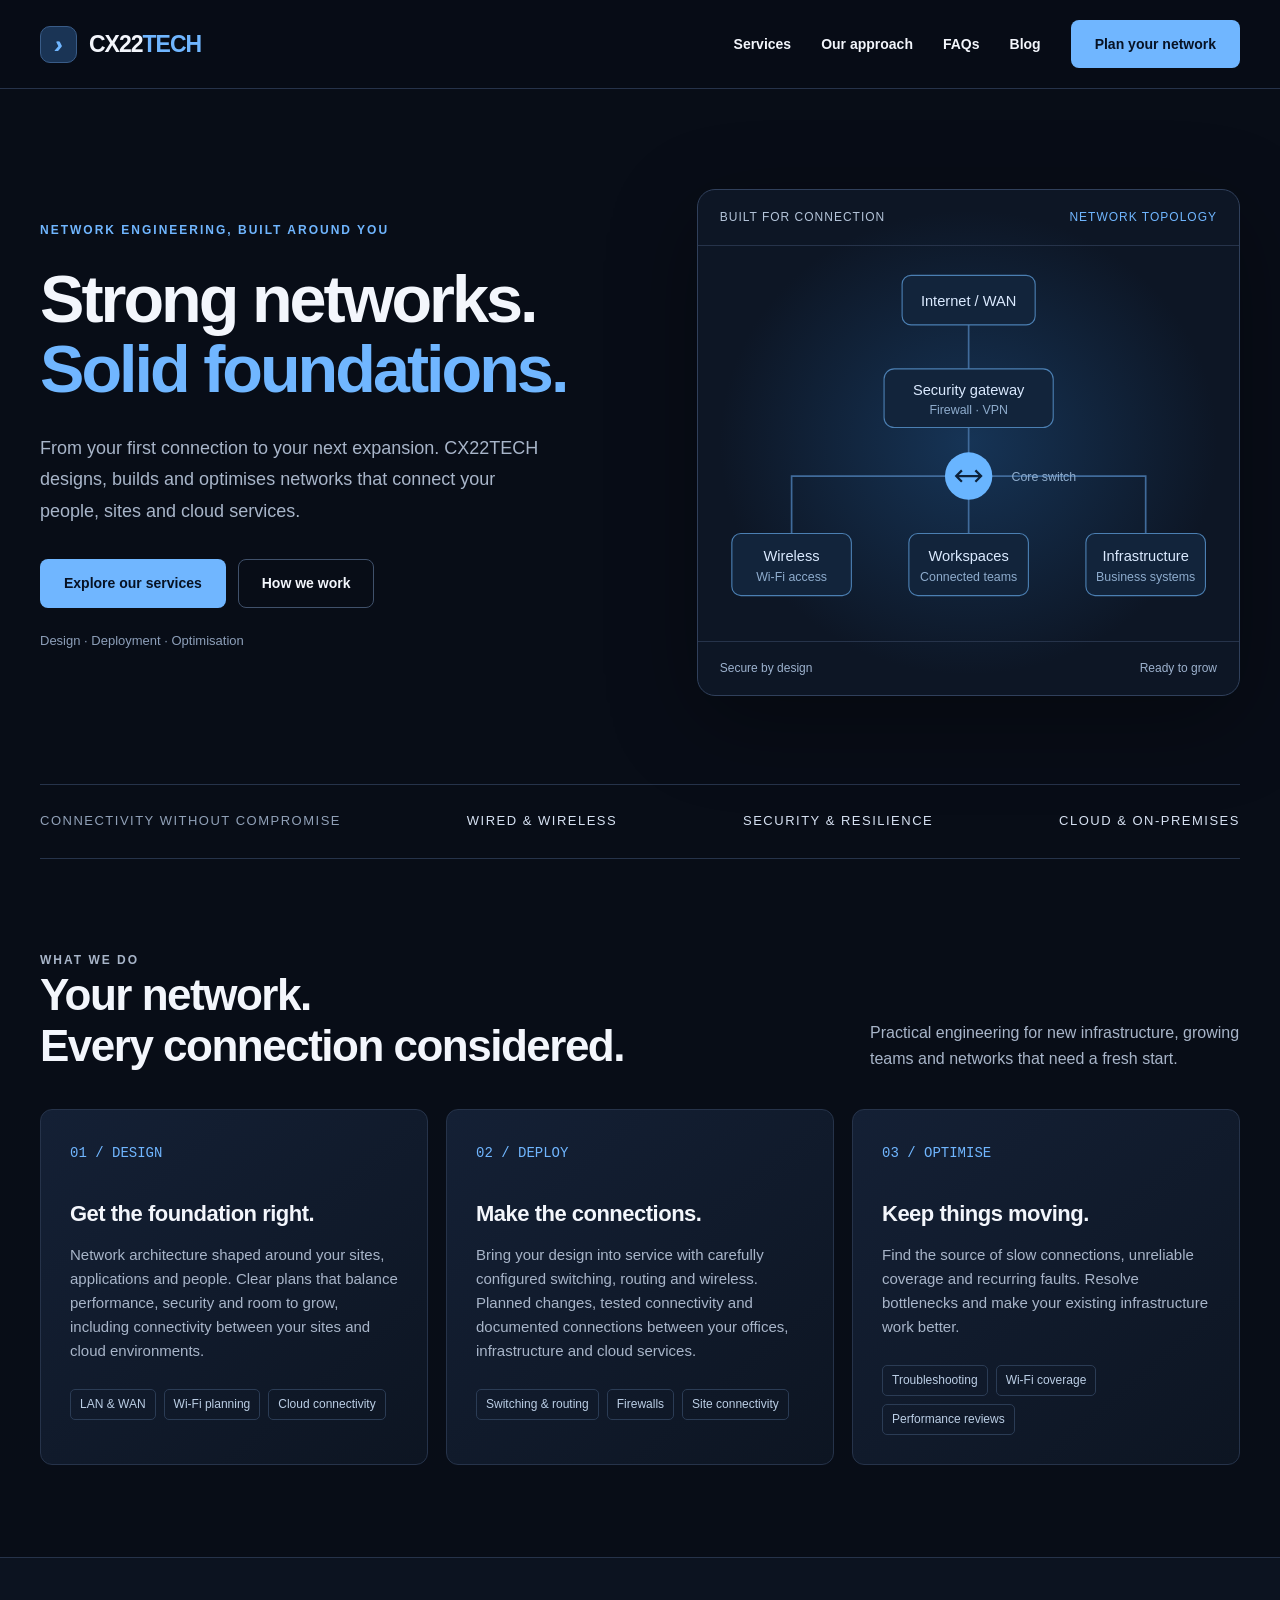
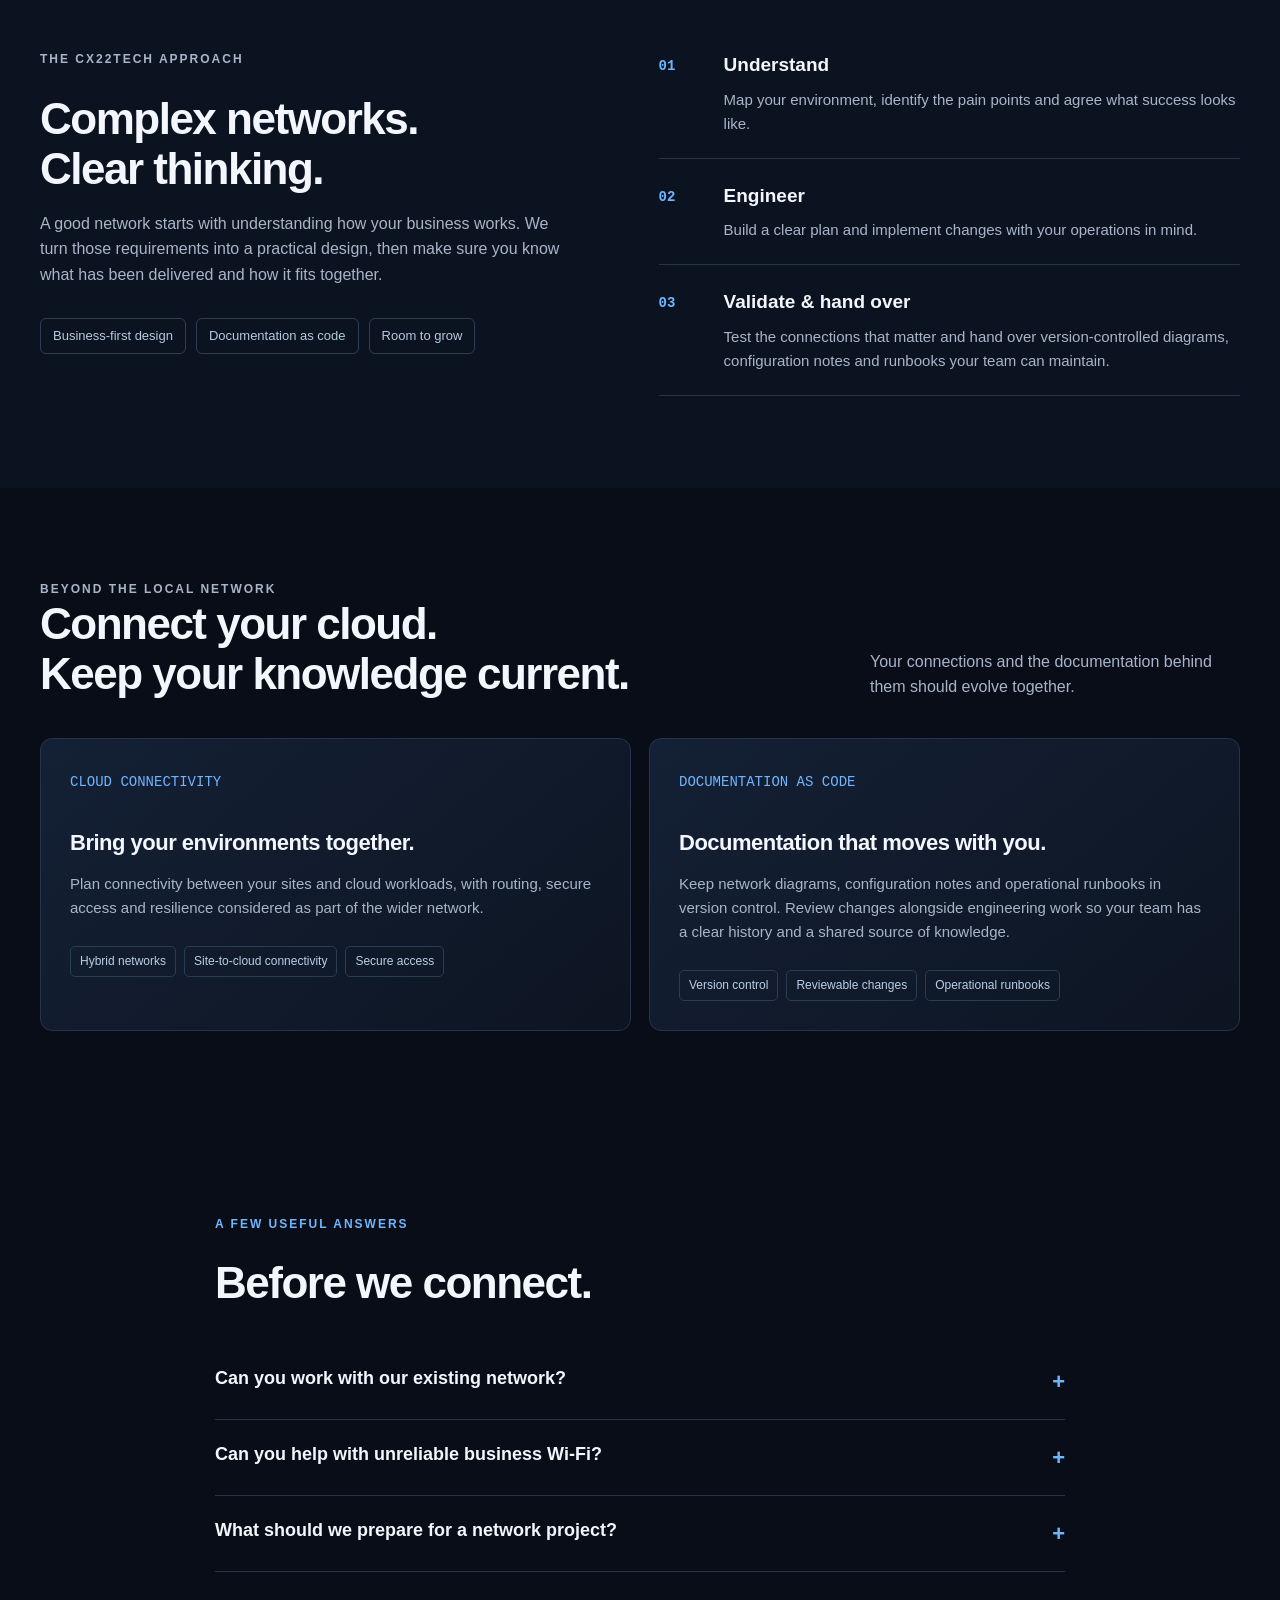
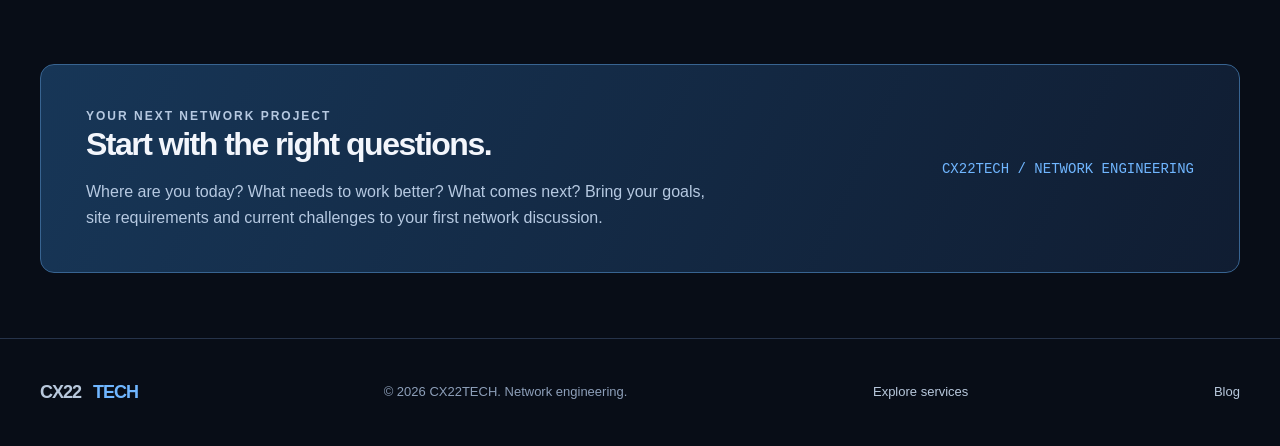
<file: index.html>
<!doctype html>
<html lang="en-GB">
<head>
<meta charset="utf-8"><meta name="viewport" content="width=device-width, initial-scale=1">
<title>CX22TECH — Network engineering</title><meta name="description" content="Network design, deployment and optimisation. CX22TECH helps businesses build secure, dependable connectivity.">
<link rel="icon" type="image/svg+xml" href="data:image/svg+xml,%3Csvg xmlns='http://www.w3.org/2000/svg' viewBox='0 0 32 32'%3E%3Crect width='32' height='32' rx='8' fill='%230b1220'/%3E%3Cpath d='M9 10l6 6-6 6m8-12l6 6-6 6' fill='none' stroke='%235eaeff' stroke-width='3'/%3E%3C/svg%3E">
<link rel="stylesheet" href="assets/site.css">
</head>
<body>
<header><div class="wrap nav"><a class="brand" href="#" aria-label="CX22TECH home"><i class="mark" aria-hidden="true">››</i><div>CX22<span>TECH</span></div></a><button class="menu" aria-expanded="false" aria-controls="navigation">Menu</button><nav id="navigation" aria-label="Main navigation"><a href="#services">Services</a><a href="#approach">Our approach</a><a href="#questions">FAQs</a><a href="blog/">Blog</a><a class="button" href="#project">Plan your network</a></nav></div></header>
<main>
<div class="wrap hero"><div><p class="eyebrow">Network engineering, built around you</p><h1>Strong networks.<br><span>Solid foundations.</span></h1><p class="lead">From your first connection to your next expansion. CX22TECH designs, builds and optimises networks that connect your people, sites and cloud services.</p><div class="actions"><a class="button" href="#services">Explore our services</a><a class="button secondary" href="#approach">How we work</a></div><p class="small-note">Design · Deployment · Optimisation</p></div>
<div class="network" role="img" aria-label="Illustrative network topology showing an internet connection through a firewall and core switch to wireless, users and servers"><div class="panel-head"><span>Built for connection</span><span>Network topology</span></div><svg viewBox="0 0 480 350" aria-hidden="true"><path class="diagram-line" d="M240 68V109M240 161V204M240 204H83V255M240 204V255M240 204H397V255"/><rect class="node" x="181" y="26" width="118" height="44" rx="8"/><text x="240" y="53" text-anchor="middle">Internet / WAN</text><rect class="node" x="165" y="109" width="150" height="52" rx="9"/><text x="240" y="132" text-anchor="middle">Security gateway</text><text class="sub" x="240" y="149" text-anchor="middle">Firewall · VPN</text><circle cx="240" cy="204" r="21" fill="#69b5ff"/><path d="M229 204h22m-5-5l5 5-5 5m-12-10l-5 5 5 5" stroke="#0d223b" stroke-width="2" fill="none"/><text class="sub" x="278" y="208">Core switch</text><rect class="node" x="30" y="255" width="106" height="55" rx="8"/><rect class="node" x="187" y="255" width="106" height="55" rx="8"/><rect class="node" x="344" y="255" width="106" height="55" rx="8"/><text x="83" y="279" text-anchor="middle">Wireless</text><text class="sub" x="83" y="297" text-anchor="middle">Wi-Fi access</text><text x="240" y="279" text-anchor="middle">Workspaces</text><text class="sub" x="240" y="297" text-anchor="middle">Connected teams</text><text x="397" y="279" text-anchor="middle">Infrastructure</text><text class="sub" x="397" y="297" text-anchor="middle">Business systems</text></svg><div class="panel-foot"><span>Secure by design</span><span>Ready to grow</span></div></div></div>
<div class="wrap strip"><span>Connectivity without compromise</span><strong>Wired & wireless</strong><strong>Security & resilience</strong><strong>Cloud & on-premises</strong></div>
<section id="services" class="wrap"><div class="section-top"><div><p class="eyebrow">What we do</p><h2>Your network.<br>Every connection considered.</h2></div><p>Practical engineering for new infrastructure, growing teams and networks that need a fresh start.</p></div><div class="cards"><article class="card"><span class="number">01 / DESIGN</span><h3>Get the foundation right.</h3><p>Network architecture shaped around your sites, applications and people. Clear plans that balance performance, security and room to grow, including connectivity between your sites and cloud environments.</p><div class="tags"><span>LAN & WAN</span><span>Wi-Fi planning</span><span>Cloud connectivity</span></div></article><article class="card"><span class="number">02 / DEPLOY</span><h3>Make the connections.</h3><p>Bring your design into service with carefully configured switching, routing and wireless. Planned changes, tested connectivity and documented connections between your offices, infrastructure and cloud services.</p><div class="tags"><span>Switching & routing</span><span>Firewalls</span><span>Site connectivity</span></div></article><article class="card"><span class="number">03 / OPTIMISE</span><h3>Keep things moving.</h3><p>Find the source of slow connections, unreliable coverage and recurring faults. Resolve bottlenecks and make your existing infrastructure work better.</p><div class="tags"><span>Troubleshooting</span><span>Wi-Fi coverage</span><span>Performance reviews</span></div></article></div></section>
<section id="approach" class="approach"><div class="wrap approach-grid"><div><p class="eyebrow">The CX22TECH approach</p><h2>Complex networks.<br>Clear thinking.</h2><p>A good network starts with understanding how your business works. We turn those requirements into a practical design, then make sure you know what has been delivered and how it fits together.</p><div class="principles"><span>Business-first design</span><span>Documentation as code</span><span>Room to grow</span></div></div><div class="steps"><div class="step"><b>01</b><div><h3>Understand</h3><p>Map your environment, identify the pain points and agree what success looks like.</p></div></div><div class="step"><b>02</b><div><h3>Engineer</h3><p>Build a clear plan and implement changes with your operations in mind.</p></div></div><div class="step"><b>03</b><div><h3>Validate & hand over</h3><p>Test the connections that matter and hand over version-controlled diagrams, configuration notes and runbooks your team can maintain.</p></div></div></div></div></section>
<section class="wrap" id="connected-infrastructure"><div class="section-top"><div><p class="eyebrow">Beyond the local network</p><h2>Connect your cloud.<br>Keep your knowledge current.</h2></div><p>Your connections and the documentation behind them should evolve together.</p></div><div class="capability-grid"><article class="card"><span class="number">CLOUD CONNECTIVITY</span><h3>Bring your environments together.</h3><p>Plan connectivity between your sites and cloud workloads, with routing, secure access and resilience considered as part of the wider network.</p><div class="tags"><span>Hybrid networks</span><span>Site-to-cloud connectivity</span><span>Secure access</span></div></article><article class="card"><span class="number">DOCUMENTATION AS CODE</span><h3>Documentation that moves with you.</h3><p>Keep network diagrams, configuration notes and operational runbooks in version control. Review changes alongside engineering work so your team has a clear history and a shared source of knowledge.</p><div class="tags"><span>Version control</span><span>Reviewable changes</span><span>Operational runbooks</span></div></article></div></section>
<section id="questions" class="wrap faq"><p class="eyebrow">A few useful answers</p><h2>Before we connect.</h2><details><summary>Can you work with our existing network?</summary><p>Yes. A review of your current setup helps identify what is working, what needs attention and where a targeted change could help. A complete replacement is not always necessary.</p></details><details><summary>Can you help with unreliable business Wi-Fi?</summary><p>Wireless coverage depends on the building, access point placement, interference and the devices using it. A structured assessment can identify the cause and guide improvements.</p></details><details><summary>What should we prepare for a network project?</summary><p>Start with your sites, approximate user and device numbers, essential applications, current issues and any planned changes. Existing network diagrams and equipment lists are useful if you have them.</p></details></section>
<div id="project" class="wrap contact"><div><p class="eyebrow">Your next network project</p><h2>Start with the right questions.</h2><p>Where are you today? What needs to work better? What comes next? Bring your goals, site requirements and current challenges to your first network discussion.</p></div><span class="contact-label">CX22TECH / NETWORK ENGINEERING</span></div>
</main><footer><div class="wrap footer-inner"><a class="brand" href="#">CX22<span>TECH</span></a><p>© <span id="year">2026</span> CX22TECH. Network engineering.</p><a href="#services">Explore services</a><a href="blog/">Blog</a></div></footer>
<script src="assets/site.js" defer></script>
</body></html>
</file>
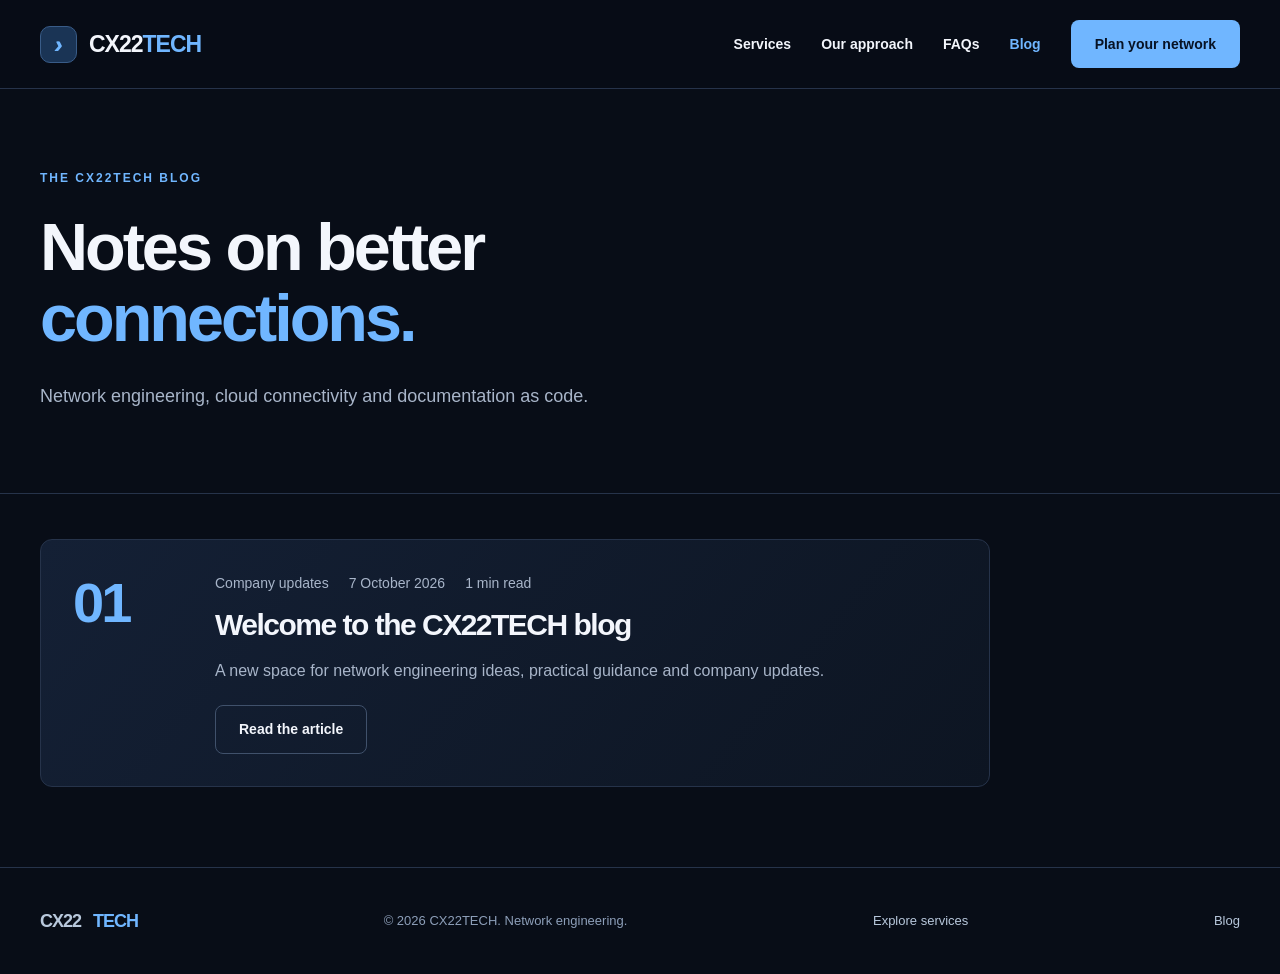
<file: blog/index.html>
<!doctype html>
<html lang="en-GB">
<head>
<meta charset="utf-8"><meta name="viewport" content="width=device-width, initial-scale=1">
<title>Blog — CX22TECH</title><meta name="description" content="Network engineering ideas and company updates from CX22TECH.">
<link rel="icon" type="image/svg+xml" href="data:image/svg+xml,%3Csvg xmlns='http://www.w3.org/2000/svg' viewBox='0 0 32 32'%3E%3Crect width='32' height='32' rx='8' fill='%230b1220'/%3E%3Cpath d='M9 10l6 6-6 6m8-12l6 6-6 6' fill='none' stroke='%235eaeff' stroke-width='3'/%3E%3C/svg%3E">
<link rel="stylesheet" href="../assets/site.css">
</head>
<body><header><div class="wrap nav"><a class="brand" href="../" aria-label="CX22TECH home"><i class="mark" aria-hidden="true">››</i><div>CX22<span>TECH</span></div></a><button class="menu" aria-expanded="false" aria-controls="navigation">Menu</button><nav id="navigation" aria-label="Main navigation"><a href="../#services">Services</a><a href="../#approach">Our approach</a><a href="../#questions">FAQs</a><a href="../blog/" aria-current="page">Blog</a><a class="button" href="../#project">Plan your network</a></nav></div></header><main><div class="blog-hero"><div class="wrap"><p class="eyebrow">The CX22TECH blog</p><h1>Notes on better<br><span>connections.</span></h1><p class="lead">Network engineering, cloud connectivity and documentation as code.</p></div></div><section class="wrap blog-list" aria-label="Latest articles"><article class="post-card"><div class="post-number" aria-hidden="true">01</div><div><div class="post-meta"><span>Company updates</span><time datetime="2026-10-07">7 October 2026</time><span>1 min read</span></div><h2><a href="welcome-to-cx22tech/">Welcome to the CX22TECH blog</a></h2><p>A new space for network engineering ideas, practical guidance and company updates.</p><a class="button secondary" href="welcome-to-cx22tech/">Read the article</a></div></article></section></main><footer><div class="wrap footer-inner"><a class="brand" href="../">CX22<span>TECH</span></a><p>© <span id="year">2026</span> CX22TECH. Network engineering.</p><a href="../#services">Explore services</a><a href="../blog/">Blog</a></div></footer><script src="../assets/site.js" defer></script></body></html>
</file>
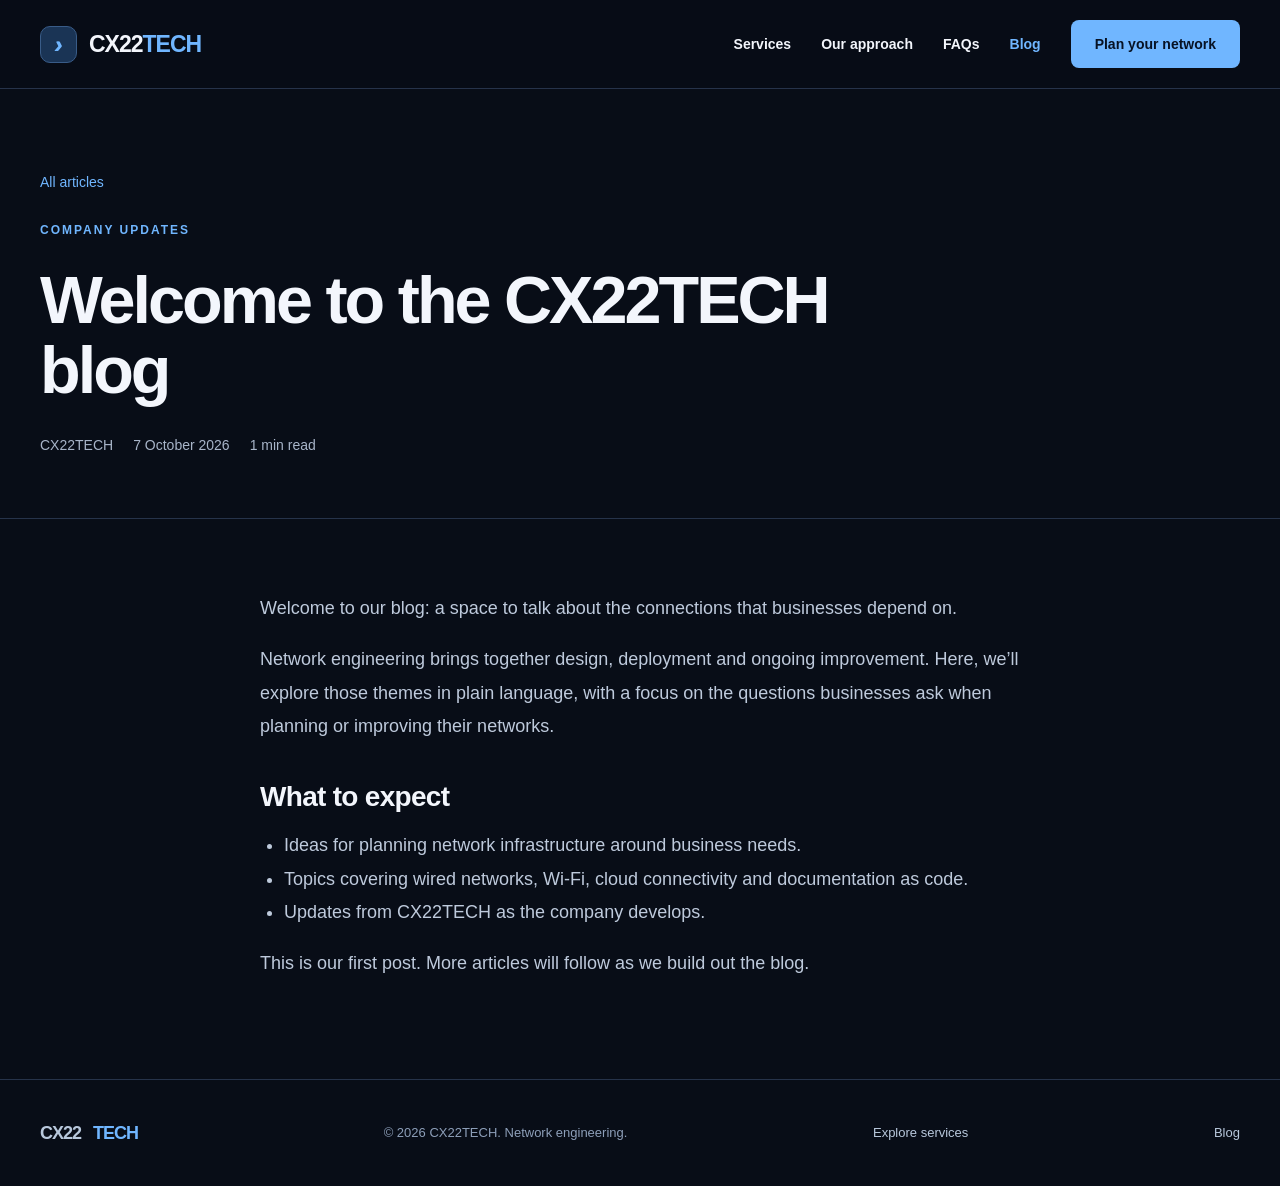
<file: blog/welcome-to-cx22tech/index.html>
<!doctype html>
<html lang="en-GB">
<head>
<meta charset="utf-8"><meta name="viewport" content="width=device-width, initial-scale=1">
<title>Welcome to the CX22TECH blog — CX22TECH</title><meta name="description" content="A new space for network engineering ideas, practical guidance and company updates.">
<link rel="icon" type="image/svg+xml" href="data:image/svg+xml,%3Csvg xmlns='http://www.w3.org/2000/svg' viewBox='0 0 32 32'%3E%3Crect width='32' height='32' rx='8' fill='%230b1220'/%3E%3Cpath d='M9 10l6 6-6 6m8-12l6 6-6 6' fill='none' stroke='%235eaeff' stroke-width='3'/%3E%3C/svg%3E">
<link rel="stylesheet" href="../../assets/site.css">
</head>
<body><header><div class="wrap nav"><a class="brand" href="../../" aria-label="CX22TECH home"><i class="mark" aria-hidden="true">››</i><div>CX22<span>TECH</span></div></a><button class="menu" aria-expanded="false" aria-controls="navigation">Menu</button><nav id="navigation" aria-label="Main navigation"><a href="../../#services">Services</a><a href="../../#approach">Our approach</a><a href="../../#questions">FAQs</a><a href="../../blog/" aria-current="page">Blog</a><a class="button" href="../../#project">Plan your network</a></nav></div></header><main><div class="blog-hero"><div class="wrap"><a class="back-link" href="../">All articles</a><p class="eyebrow">Company updates</p><h1>Welcome to the CX22TECH blog</h1><div class="post-meta"><span>CX22TECH</span><time datetime="2026-10-07">7 October 2026</time><span>1 min read</span></div></div></div><article class="reading article-body" aria-label="Welcome to the CX22TECH blog"><p>Welcome to our blog: a space to talk about the connections that businesses depend on.</p>
<p>Network engineering brings together design, deployment and ongoing improvement. Here, we’ll explore those themes in plain language, with a focus on the questions businesses ask when planning or improving their networks.</p>
<h2>What to expect</h2>
<ul>
<li>Ideas for planning network infrastructure around business needs.</li>
<li>Topics covering wired networks, Wi-Fi, cloud connectivity and documentation as code.</li>
<li>Updates from CX22TECH as the company develops.</li>
</ul>
<p>This is our first post. More articles will follow as we build out the blog.</p></article></main><footer><div class="wrap footer-inner"><a class="brand" href="../../">CX22<span>TECH</span></a><p>© <span id="year">2026</span> CX22TECH. Network engineering.</p><a href="../../#services">Explore services</a><a href="../../blog/">Blog</a></div></footer><script src="../../assets/site.js" defer></script></body></html>
</file>
<file: assets/site.css>
:root{color-scheme:dark;--bg:#080d17;--panel:#111b2c;--line:#26334a;--text:#f3f6fc;--muted:#a8b5c9;--blue:#70b6ff}*{box-sizing:border-box}html{scroll-behavior:smooth;scroll-padding-top:95px}body{margin:0;background:var(--bg);color:var(--text);font-family:Inter,Arial,sans-serif;font-size:16px;line-height:1.6}a{color:inherit;text-decoration:none}button{font:inherit}a:focus-visible,button:focus-visible,summary:focus-visible{outline:3px solid var(--blue);outline-offset:6px}.wrap{width:min(1200px,calc(100% - 64px));margin:auto}header{border-bottom:1px solid var(--line);background:#080d17eF;position:sticky;top:0;z-index:10;backdrop-filter:blur(15px)}.nav{height:88px;display:flex;align-items:center;justify-content:space-between;gap:24px}.brand{font-size:23px;letter-spacing:-1px;font-weight:850;display:flex;align-items:center;gap:12px}.brand span{color:var(--blue)}.mark{display:grid;place-items:center;width:37px;height:37px;background:#1a3455;border:1px solid #395c88;border-radius:10px;font-size:23px;letter-spacing:-7px;padding-right:7px;color:var(--blue)}nav{display:flex;gap:30px;align-items:center;font-size:14px;font-weight:600}nav a:hover,footer a:hover{color:var(--blue)}.button{display:inline-flex;align-items:center;justify-content:center;min-height:48px;padding:12px 23px;border-radius:8px;background:var(--blue);color:#071224;font-weight:700;font-size:14px;border:1px solid transparent;transition:background .2s,transform .2s}.button:hover{background:#98cdff;transform:translateY(-2px)}.button.secondary{background:transparent;color:var(--text);border-color:#40516b}.menu{display:none;background:none;color:white;border:1px solid var(--line);border-radius:8px;padding:8px 12px}.hero{display:grid;grid-template-columns:1.08fr 1fr;gap:70px;align-items:center;padding:100px 0 88px}.eyebrow{color:var(--blue);font-size:12px;letter-spacing:2px;text-transform:uppercase;font-weight:700;margin:0 0 24px}h1{font-size:clamp(42px,5.2vw,70px);line-height:1.06;letter-spacing:-3px;margin:0 0 28px;font-weight:750}h1 span{color:var(--blue)}.lead{color:var(--muted);max-width:510px;font-size:18px;line-height:1.75;margin:0 0 32px}.actions{display:flex;gap:12px;flex-wrap:wrap}.small-note{font-size:13px;color:#8d9fb9;margin-top:23px}.network{border:1px solid #30405b;background:radial-gradient(ellipse at 50% 50%,#163456 0%,#0d1625 65%);border-radius:18px;overflow:hidden;box-shadow:0 25px 90px #0005}.panel-head{display:flex;justify-content:space-between;border-bottom:1px solid var(--line);padding:18px 22px;font-size:12px;letter-spacing:1px;text-transform:uppercase;color:#b4c4d9}.panel-head span:last-child{color:var(--blue)}.network svg{display:block;width:100%;height:auto}.diagram-line{stroke:#406b9b;stroke-width:1.5;fill:none}.node{fill:#12243b;stroke:#4b7fb2;stroke-width:1}.network text{font-family:Arial,sans-serif;fill:#dbeaff;font-size:13px}.network .sub{fill:#8eaccd;font-size:11px}.panel-foot{border-top:1px solid var(--line);display:flex;justify-content:space-between;padding:17px 22px;color:#9db2ce;font-size:12px}.strip{display:flex;justify-content:space-between;gap:25px;border-top:1px solid var(--line);border-bottom:1px solid var(--line);padding:26px 0;font-size:13px;letter-spacing:1.5px;text-transform:uppercase;color:#91a1b8}.strip strong{color:#d7e2f3;font-weight:500}section{padding:92px 0}.section-top{display:flex;justify-content:space-between;gap:45px;align-items:end;margin-bottom:38px}h2{font-size:clamp(30px,3.5vw,44px);line-height:1.15;letter-spacing:-1.5px;margin:0}.section-top p{color:var(--muted);max-width:370px;margin:0}.cards{display:grid;grid-template-columns:repeat(3,1fr);gap:18px}.card{padding:29px;border-radius:12px;border:1px solid var(--line);background:linear-gradient(140deg,#142035,#0d1522);transition:border-color .2s}.card:hover{border-color:#608fc4}.card .number{color:var(--blue);font-size:14px;font-family:monospace}.card h3{font-size:22px;letter-spacing:-.5px;margin:31px 0 12px}.card p{color:var(--muted);font-size:15px;margin:0 0 26px}.tags{display:flex;gap:8px;flex-wrap:wrap}.tags span{border:1px solid #2b3c55;border-radius:5px;padding:5px 9px;font-size:12px;color:#bbcee5}.approach{border-top:1px solid var(--line);background:#0c1320}.approach-grid{display:grid;grid-template-columns:1fr 1.1fr;gap:90px}.approach p{color:var(--muted)}.steps{display:grid;gap:0}.step{display:grid;grid-template-columns:45px 1fr;gap:20px;padding:22px 0;border-bottom:1px solid var(--line)}.step:first-child{padding-top:0}.step b{color:var(--blue);font-family:monospace;font-size:14px;padding-top:5px}.step h3{margin:0 0 7px;font-size:19px}.step p{margin:0;font-size:15px}.principles{margin-top:30px;display:flex;flex-wrap:wrap;gap:10px}.principles span{color:#b7c9e1;font-size:13px;padding:7px 12px;border:1px solid #2d3d55;border-radius:6px}.faq{max-width:850px}.faq h2{margin-bottom:35px}details{border-bottom:1px solid var(--line);padding:20px 0}summary{cursor:pointer;font-size:18px;font-weight:600;list-style:none;display:flex;justify-content:space-between;gap:25px}summary::-webkit-details-marker{display:none}summary:after{content:'+';color:var(--blue);font-size:22px}details[open] summary:after{content:'−'}details p{color:var(--muted);max-width:730px;margin-bottom:0}.contact{margin-bottom:65px;padding:42px 45px;border:1px solid #386491;border-radius:14px;background:linear-gradient(115deg,#173657,#101d32);display:flex;justify-content:space-between;align-items:center;gap:35px}.contact h2{font-size:32px}.contact p{color:#b6c9e1;max-width:630px;margin-bottom:0}.contact-label{font-family:monospace;color:var(--blue);font-size:14px;white-space:nowrap}footer{border-top:1px solid var(--line);padding:30px 0}.footer-inner{display:flex;justify-content:space-between;align-items:center;gap:25px}footer p{font-size:13px;color:#8d9fb9}footer .brand{font-size:18px}footer a{font-size:13px;color:#b8c8dc}@media(max-width:900px){.hero{gap:35px;padding-top:65px}h1{letter-spacing:-2px}.cards{grid-template-columns:1fr}.card h3{margin-top:20px}.approach-grid{gap:45px}.section-top{align-items:start}.strip{flex-wrap:wrap}.contact{padding:30px}.network{min-width:0}}@media(max-width:650px){.wrap{width:calc(100% - 36px)}.nav{height:72px}.brand{font-size:21px}.menu{display:block}nav{display:none;position:absolute;top:72px;left:0;right:0;background:#0d1625;padding:22px;flex-direction:column;align-items:stretch;border-bottom:1px solid var(--line)}nav.open{display:flex}.hero{grid-template-columns:1fr;padding:53px 0 40px;gap:35px}h1{font-size:48px;letter-spacing:-2px}.lead{font-size:17px}.strip{font-size:11px;gap:16px;justify-content:start}.strip span:first-child{flex-basis:100%}section{padding:60px 0}.section-top,.contact{flex-direction:column;align-items:start;gap:24px}.approach-grid{grid-template-columns:1fr;gap:35px}.contact{margin-bottom:40px}.footer-inner{flex-wrap:wrap}summary{font-size:16px}.network text{font-size:13px}}@media(prefers-reduced-motion:reduce){html{scroll-behavior:auto}*{transition:none!important}}

/* Blog */
nav a[aria-current="page"]{color:var(--blue)}.blog-hero{padding:80px 0 48px;border-bottom:1px solid var(--line)}.blog-hero h1{max-width:850px}.blog-hero .lead{max-width:700px}.blog-list{padding:45px 0 80px}.post-card{display:grid;grid-template-columns:110px 1fr;gap:32px;max-width:950px;padding:32px;border:1px solid var(--line);border-radius:12px;background:linear-gradient(130deg,#142035,#0d1522)}.post-card .post-number{font-size:56px;font-weight:700;color:var(--blue);line-height:1.1;letter-spacing:-3px}.post-meta{display:flex;flex-wrap:wrap;gap:10px 20px;font-size:14px;color:var(--muted);margin-bottom:14px}.post-card h2{font-size:30px;margin-bottom:15px}.post-card p{color:var(--muted);margin:0 0 22px}.post-card h2 a:hover{color:var(--blue)}.reading{width:min(760px,calc(100% - 64px));margin:auto;padding:55px 0 80px}.reading h2{font-size:28px;margin:38px 0 16px;letter-spacing:-.7px}.reading p,.reading li{font-size:18px;line-height:1.85;color:#becadc}.reading ul{padding-left:24px}.back-link{display:inline-block;color:var(--blue);font-size:14px;margin-bottom:28px}.reading .button{margin-top:20px}@media(max-width:650px){.blog-hero{padding:50px 0 30px}.post-card{grid-template-columns:1fr;gap:18px;padding:24px}.post-card .post-number{font-size:36px}.post-card h2{font-size:27px}.reading{width:calc(100% - 36px);padding-top:30px}.reading p,.reading li{font-size:17px}}

.capability-grid{display:grid;grid-template-columns:repeat(2,minmax(0,1fr));gap:18px}.article-body pre{overflow:auto;background:#111b2c;padding:20px;border-radius:8px}.article-body code{font-size:.9em}.article-body img{max-width:100%;height:auto;border-radius:8px}.article-body a{color:var(--blue);text-decoration:underline}.article-body table{display:block;overflow:auto;border-collapse:collapse}.article-body th,.article-body td{padding:10px;border:1px solid var(--line)}.empty-blog{color:var(--muted)}@media(max-width:650px){.capability-grid{grid-template-columns:1fr}}

.blog-list{display:grid;gap:22px}.article-body{overflow-wrap:anywhere}.blog-hero h1{overflow-wrap:anywhere}
</file>
